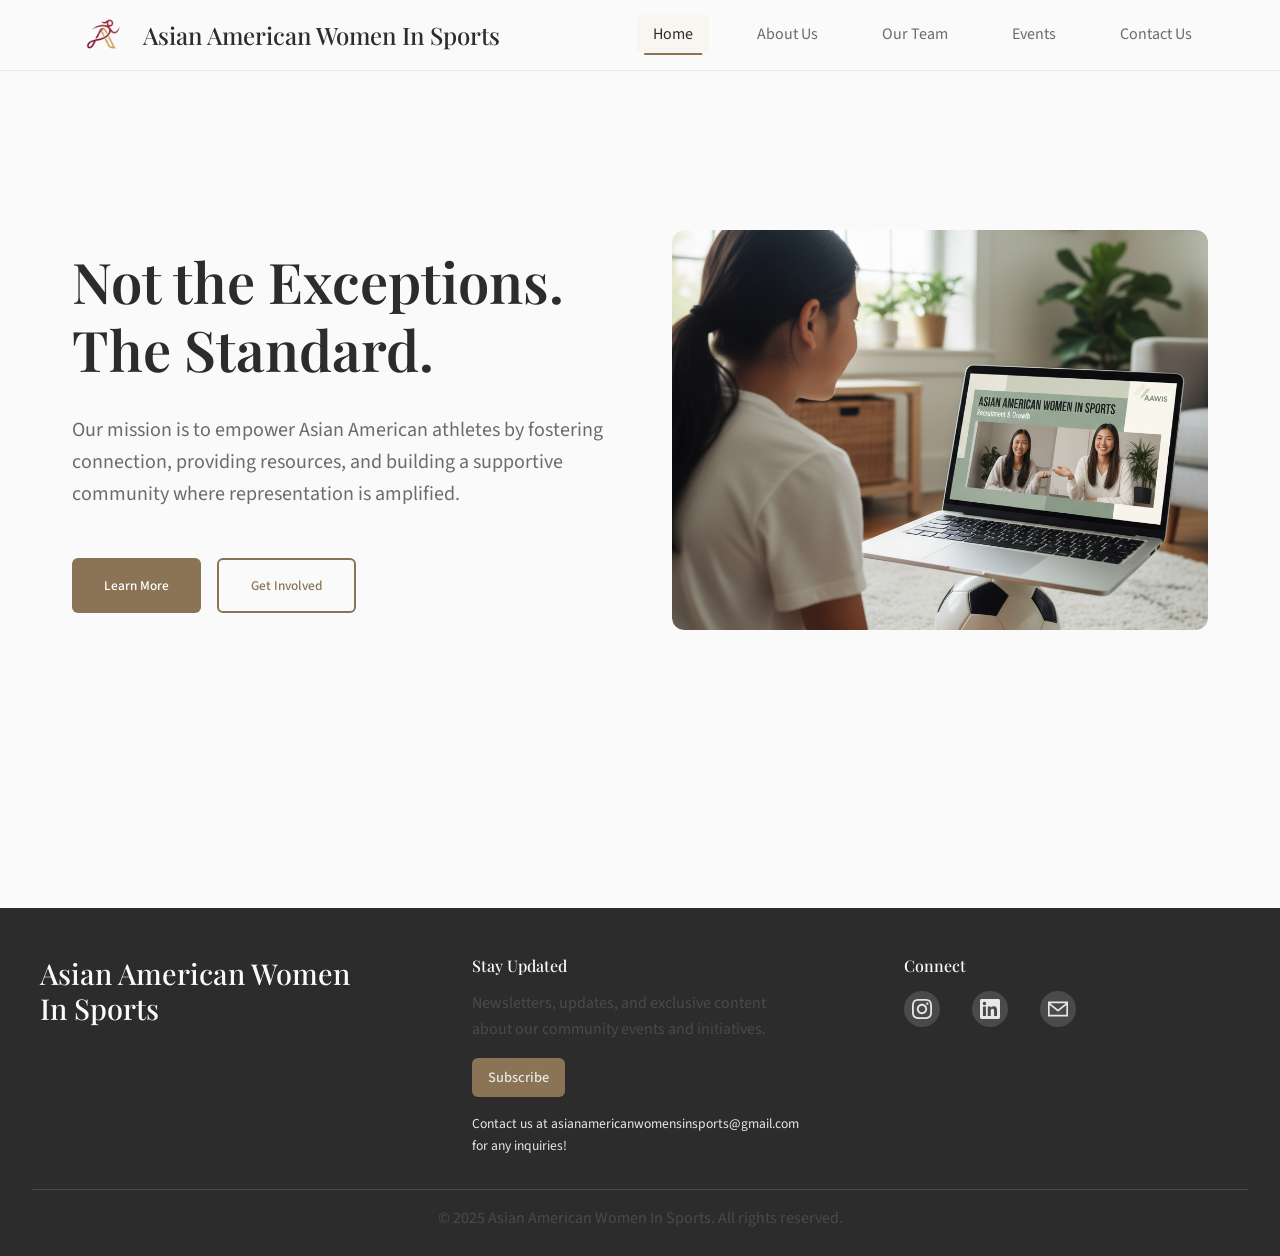
<file: index.html>
<!DOCTYPE html>
<html lang="en">
<head>
    <meta charset="UTF-8">
    <meta name="viewport" content="width=device-width, initial-scale=1.0">
    <title>Asian American Women In Sports</title>
    <link rel="stylesheet" href="styles.css">
    <link rel="preconnect" href="https://fonts.googleapis.com">
    <link rel="preconnect" href="https://fonts.gstatic.com" crossorigin>
    <link href="https://fonts.googleapis.com/css2?family=Playfair+Display:wght@400;500;600;700&family=Source+Sans+Pro:wght@300;400;600&display=swap" rel="stylesheet">
</head>
<body>
    <nav class="navbar">
        <div class="nav-container">
            <div class="nav-logo">
                <img src="aawis-logo.png" alt="AAWIS" class="nav-logo-img">
                <h2>Asian American Women In Sports</h2>
            </div>
            <ul class="nav-menu">
                <li class="nav-item">
                    <a href="#home" class="nav-link active" data-tab="home">Home</a>
                </li>
                <li class="nav-item">
                    <a href="#about" class="nav-link" data-tab="about">About Us</a>
                </li>
                <li class="nav-item">
                    <a href="#team" class="nav-link" data-tab="team">Our Team</a>
                </li>
                <li class="nav-item">
                    <a href="#events" class="nav-link" data-tab="events">Events</a>
                </li>
                <li class="nav-item">
                    <a href="#contact" class="nav-link" data-tab="contact">Contact Us</a>
                </li>
            </ul>
            <div class="hamburger">
                <span class="bar"></span>
                <span class="bar"></span>
                <span class="bar"></span>
            </div>
        </div>
    </nav>

    <main>
        <!-- Home Section -->
        <section id="home" class="tab-content active">
            <div class="hero">
                <div class="hero-content">
                    <h1 class="hero-title"> Not the Exceptions. The Standard. </h1>
                    <p class="hero-subtitle">Our mission is to empower Asian American athletes by fostering connection, providing resources, and building a supportive community where representation is amplified.</p>
                    <div class="hero-buttons">
                        <button class="btn btn-primary">Learn More</button>
                        <button class="btn btn-secondary">Get Involved</button>
                    </div>
                </div>
                <div class="hero-image">
                    <img src="hero-photo.jpg" alt="" class="hero-img" />
                </div>
            </div>
        </section>

        <!-- About Us Section -->
        <section id="about" class="tab-content">
            <div class="section-container">
                <h2 class="section-title">About Us</h2>
                <div class="about-content">
                    <div class="about-text">
                        <div class="mission-section">
                            <h3 class="about-heading">Our Mission</h3>
                            <p class="lead">Our mission is to empower Asian-American athletes by fostering connection, providing resources, and building a supportive community where representation is amplified.</p>
                        </div>

                        <div class="founder-box">
                            <h3 class="about-heading">Founder</h3>
                            <p class="founder-box-text">Meet the founder behind Asian American Women In Sports.</p>
                            <a href="team-member.html#coco" class="btn btn-small btn-about">Learn more about CoCo</a>
                        </div>
                        
                        <div class="services-overview">
                            <h3>Our Services</h3>
                            <div class="services-grid">
                                <div class="service-item">
                                    <div class="service-icon">🎤</div>
                                    <h4>Panel of Speakers & Support</h4>
                                    <p>Asian American women collegiate athletes sharing their experiences and providing guidance to help you navigate your journey</p>
                                </div>
                                <div class="service-item">
                                    <div class="service-icon">📧</div>
                                    <h4>Newsletter</h4>
                                    <p>Stay connected with our community through regular updates and insights</p>
                                </div>
                            </div>
                        </div>
                    </div>

                </div>
            </div>
        </section>

        <!-- Our Team Section -->
        <section id="team" class="tab-content">
            <div class="section-container">
                <h2 class="section-title">Our Team</h2>

                <div class="team-subsection">
                    <h3 class="team-subsection-title">Founder</h3>
                    <div class="team-grid team-grid-founder">
                        <div class="team-member">
                            <div class="member-photo-wrap">
                                <img src="coco-qiu.png" alt="CoCo Qiu" class="member-photo-img" />
                            </div>
                            <h3>CoCo Qiu</h3>
                            <p class="member-role">Founder</p>
                            <p class="member-school">Madison County High, 2026</p>
                            <a href="team-member.html#coco" class="btn btn-small btn-about">About CoCo</a>
                        </div>
                    </div>
                </div>

                <div class="team-subsection">
                    <h3 class="team-subsection-title">Co-Founders</h3>
                    <div class="team-grid team-grid-cofounders">
                        <div class="team-member">
                            <div class="member-photo-wrap">
                                <img src="skyla-yu.png" alt="Skyla Yu" class="member-photo-img member-photo-img--skyla" />
                            </div>
                            <h3>Skyla Yu</h3>
                            <p class="member-role">Co-Founder</p>
                            <p class="member-school">Liberty High, 2026</p>
                            <a href="team-member.html#cofounder1" class="btn btn-small btn-about">About Skyla</a>
                        </div>
                        <div class="team-member">
                            <div class="member-photo-wrap">
                                <img src="arianna-chin.png" alt="Co-Founder" class="member-photo-img" />
                            </div>
                            <h3>Arianna Chin</h3>
                            <p class="member-role">Co-Founder</p>
                            <p class="member-school">Sacred Heart Greenwich, 2026</p>
                            <a href="team-member.html#cofounder2" class="btn btn-small btn-about">About Arianna</a>
                        </div>
                    </div>
                </div>

                <div class="team-subsection">
                    <h3 class="team-subsection-title">Mentor / Panel Speakers</h3>
                    <div class="team-grid team-grid-mentors">
                        <div class="team-member">
                            <div class="member-photo-wrap">
                                <img src="olivia-lee.png" alt="Olivia Lee" class="member-photo-img" />
                            </div>
                            <h3>Olivia Lee</h3>
                            <p class="member-role">Mentor / Panel Speaker</p>
                            <p class="member-school">University of Pittsburgh, 2027</p>
                            <a href="team-member.html#olivia" class="btn btn-small btn-about">About Olivia</a>
                        </div>
                        <div class="team-member">
                            <div class="member-photo-wrap">
                                <img src="viet-thy.png" alt="Viet-Thy Tran" class="member-photo-img" />
                            </div>
                            <h3>Viet-Thy Tran</h3>
                            <p class="member-role">Mentor / Panel Speaker</p>
                            <p class="member-school">UC Davis, 2027</p>
                            <a href="team-member.html#mentor2" class="btn btn-small btn-about">About Thy</a>
                        </div>
                        <div class="team-member">
                            <div class="member-photo"></div>
                            <h3>Cheyenne McCloud</h3>
                            <p class="member-role">Mentor / Panel Speaker</p>
                            <p class="member-school">Tennessee Tech, 2026</p>
                            <a href="team-member.html#mentor3" class="btn btn-small btn-about">About Cheyenne</a>
                        </div>
                        <div class="team-member">
                            <div class="member-photo"></div>
                            <h3>Lindsey Chau</h3>
                            <p class="member-role">Mentor / Panel Speaker</p>
                            <p class="member-school">University of San Francisco, 2026</p>
                            <a href="team-member.html#mentor4" class="btn btn-small btn-about">About Lindsey</a>
                        </div>
                        <div class="team-member">
                            <div class="member-photo"></div>
                            <h3>[Name]</h3>
                            <p class="member-role">Mentor / Panel Speaker</p>
                            <p class="member-school">[School, Year]</p>
                            <a href="team-member.html#mentor5" class="btn btn-small btn-about">About [Name]</a>
                        </div>
                        <div class="team-member">
                            <div class="member-photo"></div>
                            <h3>[Name]</h3>
                            <p class="member-role">Mentor / Panel Speaker</p>
                            <p class="member-school">[School, Year]</p>
                            <a href="team-member.html#mentor6" class="btn btn-small btn-about">About [Name]</a>
                        </div>
                    </div>
                </div>
            </div>
        </section>

        <!-- Events Section -->
        <section id="events" class="tab-content">
            <div class="section-container">
                <h2 class="section-title">Events</h2>
                <div class="events-grid">
                    <div class="event-card">
                        <div class="event-date">
                            <span class="month">TBD</span>
                            <span class="day">--</span>
                        </div>
                        <div class="event-details">
                            <h3>Coming Soon</h3>
                            <p class="event-time">Details TBD</p>
                            <p class="event-location">Location TBD</p>
                            <p class="event-description">We're planning exciting events to bring our community together. Stay tuned for updates!</p>
                            <button class="btn btn-small">Coming Soon</button>
                        </div>
                    </div>
                    <div class="event-card">
                        <div class="event-date">
                            <span class="month">TBD</span>
                            <span class="day">--</span>
                        </div>
                        <div class="event-details">
                            <h3>Coming Soon</h3>
                            <p class="event-time">Details TBD</p>
                            <p class="event-location">Location TBD</p>
                            <p class="event-description">More exciting events are in the works. We can't wait to share them with you!</p>
                            <button class="btn btn-small">Coming Soon</button>
                        </div>
                    </div>
                </div>
            </div>
        </section>

        <!-- Contact Us Section -->
        <section id="contact" class="tab-content">
            <div class="section-container">
                <h2 class="section-title">Contact Us</h2>
                <div class="contact-content contact-aesthetic">
                    <p class="contact-intro">Feel free to reach out to <a href="mailto:asianwomeninsports@gmail.com" class="contact-email-link" style="color: #8b7355 !important; text-decoration: none;">asianwomeninsports@gmail.com</a> with any questions or potential collaborations. We look forward to connecting and hearing from you!</p>
                    <div class="contact-social-row">
                        <a href="https://www.instagram.com/asianwomeninsports/" target="_blank" rel="noopener noreferrer" class="contact-social-card" aria-label="Instagram" style="color: #5c5348; text-decoration: none;">
                            <span class="contact-social-label">Follow us on Instagram</span>
                            <span class="contact-social-icon">
                                <svg width="40" height="40" viewBox="0 0 24 24" fill="#5c5348">
                                    <path d="M12 2.163c3.204 0 3.584.012 4.85.07 3.252.148 4.771 1.691 4.919 4.919.058 1.265.069 1.645.069 4.849 0 3.205-.012 3.584-.069 4.849-.149 3.225-1.664 4.771-4.919 4.919-1.266.058-1.644.07-4.85.07-3.204 0-3.584-.012-4.849-.07-3.26-.149-4.771-1.699-4.919-4.92-.058-1.265-.07-1.644-.07-4.849 0-3.204.013-3.583.07-4.849.149-3.227 1.664-4.771 4.919-4.919 1.266-.057 1.645-.069 4.849-.069zm0-2.163c-3.259 0-3.667.014-4.947.072-4.358.2-6.78 2.618-6.98 6.98-.059 1.281-.073 1.689-.073 4.948 0 3.259.014 3.668.072 4.948.2 4.358 2.618 6.78 6.98 6.98 1.281.058 1.689.072 4.948.072 3.259 0 3.668-.014 4.948-.072 4.354-.2 6.782-2.618 6.979-6.98.059-1.28.073-1.689.073-4.948 0-3.259-.014-3.667-.072-4.947-.196-4.354-2.617-6.78-6.979-6.98-1.281-.059-1.69-.073-4.949-.073zm0 5.838c-3.403 0-6.162 2.759-6.162 6.162s2.759 6.163 6.162 6.163 6.162-2.759 6.162-6.163c0-3.403-2.759-6.162-6.162-6.162zm0 10.162c-2.209 0-4-1.79-4-4 0-2.209 1.791-4 4-4s4 1.791 4 4c0 2.21-1.791 4-4 4zm6.406-11.845c-.796 0-1.441.645-1.441 1.44s.645 1.44 1.441 1.44c.795 0 1.439-.645 1.439-1.44s-.644-1.44-1.439-1.44z"/>
                                </svg>
                            </span>
                        </a>
                        <a href="https://www.linkedin.com/company/asian-american-women-in-sports/?viewAsMember=true" target="_blank" rel="noopener noreferrer" class="contact-social-card" aria-label="LinkedIn" style="color: #5c5348; text-decoration: none;">
                            <span class="contact-social-label">Connect with us on LinkedIn</span>
                            <span class="contact-social-icon">
                                <svg width="40" height="40" viewBox="0 0 24 24" fill="#5c5348">
                                    <path d="M20.447 20.452h-3.554v-5.569c0-1.328-.027-3.037-1.852-3.037-1.853 0-2.136 1.445-2.136 2.939v5.667H9.351V9h3.414v1.561h.046c.477-.9 1.637-1.85 3.37-1.85 3.601 0 4.267 2.37 4.267 5.455v6.286zM5.337 7.433c-1.144 0-2.063-.926-2.063-2.065 0-1.138.92-2.063 2.063-2.063 1.14 0 2.064.925 2.064 2.063 0 1.139-.925 2.065-2.064 2.065zm1.782 13.019H3.555V9h3.564v11.452zM22.225 0H1.771C.792 0 0 .774 0 1.729v20.542C0 23.227.792 24 1.771 24h20.451C23.2 24 24 23.227 24 22.271V1.729C24 .774 23.2 0 22.222 0h.003z"/>
                                </svg>
                            </span>
                        </a>
                    </div>
                    <div class="contact-newsletter-row">
                        <a href="https://docs.google.com/forms/d/e/1FAIpQLScQEs2Jg2RjY3kAYKiJV9d1AZXlyQJ6ijiZEgHVNBt_vS9hPQ/viewform?usp=publish-editor" target="_blank" rel="noopener noreferrer" class="contact-social-card contact-newsletter-card" aria-label="Subscribe to newsletter" style="color: #5c5348; text-decoration: none;">
                            <span class="contact-social-label">Subscribe to our Newsletter</span>
                            <span class="contact-social-icon">
                                <svg width="40" height="40" viewBox="0 0 24 24" fill="#5c5348">
                                    <path d="M20 4H4c-1.1 0-2 .9-2 2v12c0 1.1.9 2 2 2h16c1.1 0 2-.9 2-2V6c0-1.1-.9-2-2-2zm0 4l-8 5-8-5V6l8 5 8-5v2z"/>
                                </svg>
                            </span>
                        </a>
                    </div>
                </div>
            </div>
        </section>
    </main>

    <footer class="footer">
        <div class="footer-content">
            <div class="footer-section">
                <h3>Asian American Women <br> In Sports</h3>
                <p> </p>
            </div>

            <div class="footer-section">
                <h4>Stay Updated</h4>
                <p>Newsletters, updates, and exclusive content about our community events and initiatives.</p>
                <div class="newsletter-form">
                    <a href="https://docs.google.com/forms/d/e/1FAIpQLScQEs2Jg2RjY3kAYKiJV9d1AZXlyQJ6ijiZEgHVNBt_vS9hPQ/viewform?usp=publish-editor" target="_blank" rel="noopener noreferrer" class="btn btn-primary newsletter-btn">Subscribe</a>
                </div>
                <p class="contact-email">Contact us at asianamericanwomensinsports@gmail.com for any inquiries!</p>
            </div>

            <div class="footer-section">
                <h4>Connect</h4>
                <div class="social-links">
                    <a href="https://www.instagram.com/asianwomeninsports/" target="_blank" rel="noopener noreferrer" class="social-link" aria-label="Instagram">
                        <svg width="20" height="20" viewBox="0 0 24 24" fill="currentColor">
                            <path d="M12 2.163c3.204 0 3.584.012 4.85.07 3.252.148 4.771 1.691 4.919 4.919.058 1.265.069 1.645.069 4.849 0 3.205-.012 3.584-.069 4.849-.149 3.225-1.664 4.771-4.919 4.919-1.266.058-1.644.07-4.85.07-3.204 0-3.584-.012-4.849-.07-3.26-.149-4.771-1.699-4.919-4.92-.058-1.265-.07-1.644-.07-4.849 0-3.204.013-3.583.07-4.849.149-3.227 1.664-4.771 4.919-4.919 1.266-.057 1.645-.069 4.849-.069zm0-2.163c-3.259 0-3.667.014-4.947.072-4.358.2-6.78 2.618-6.98 6.98-.059 1.281-.073 1.689-.073 4.948 0 3.259.014 3.668.072 4.948.2 4.358 2.618 6.78 6.98 6.98 1.281.058 1.689.072 4.948.072 3.259 0 3.668-.014 4.948-.072 4.354-.2 6.782-2.618 6.979-6.98.059-1.28.073-1.689.073-4.948 0-3.259-.014-3.667-.072-4.947-.196-4.354-2.617-6.78-6.979-6.98-1.281-.059-1.69-.073-4.949-.073zm0 5.838c-3.403 0-6.162 2.759-6.162 6.162s2.759 6.163 6.162 6.163 6.162-2.759 6.162-6.163c0-3.403-2.759-6.162-6.162-6.162zm0 10.162c-2.209 0-4-1.79-4-4 0-2.209 1.791-4 4-4s4 1.791 4 4c0 2.21-1.791 4-4 4zm6.406-11.845c-.796 0-1.441.645-1.441 1.44s.645 1.44 1.441 1.44c.795 0 1.439-.645 1.439-1.44s-.644-1.44-1.439-1.44z"/>
                        </svg>
                    </a>
                    <a href="https://www.linkedin.com/company/asian-american-women-in-sports/?viewAsMember=true" target="_blank" rel="noopener noreferrer" class="social-link" aria-label="LinkedIn">
                        <svg width="20" height="20" viewBox="0 0 24 24" fill="currentColor">
                            <path d="M20.447 20.452h-3.554v-5.569c0-1.328-.027-3.037-1.852-3.037-1.853 0-2.136 1.445-2.136 2.939v5.667H9.351V9h3.414v1.561h.046c.477-.9 1.637-1.85 3.37-1.85 3.601 0 4.267 2.37 4.267 5.455v6.286zM5.337 7.433c-1.144 0-2.063-.926-2.063-2.065 0-1.138.92-2.063 2.063-2.063 1.14 0 2.064.925 2.064 2.063 0 1.139-.925 2.065-2.064 2.065zm1.782 13.019H3.555V9h3.564v11.452zM22.225 0H1.771C.792 0 0 .774 0 1.729v20.542C0 23.227.792 24 1.771 24h20.451C23.2 24 24 23.227 24 22.271V1.729C24 .774 23.2 0 22.222 0h.003z"/>
                        </svg>
                    </a>
                    <a href="mailto:asianwomeninsports@gmail.com" class="social-link" aria-label="Email us">
                        <svg width="20" height="20" viewBox="0 0 24 24" fill="currentColor">
                            <path d="M0 3v18h24V3H0zm21.518 2L12 12.713 2.482 5h19.036zM2 19V7.183l10 8.104 10-8.104V19H2z"/>
                        </svg>
                    </a>
                </div>
            </div>
        </div>
        <div class="footer-bottom">
            <p>&copy; 2025 Asian American Women In Sports. All rights reserved.</p>
        </div>
    </footer>

    <script src="script.js"></script>
</body>
</html>
</file>
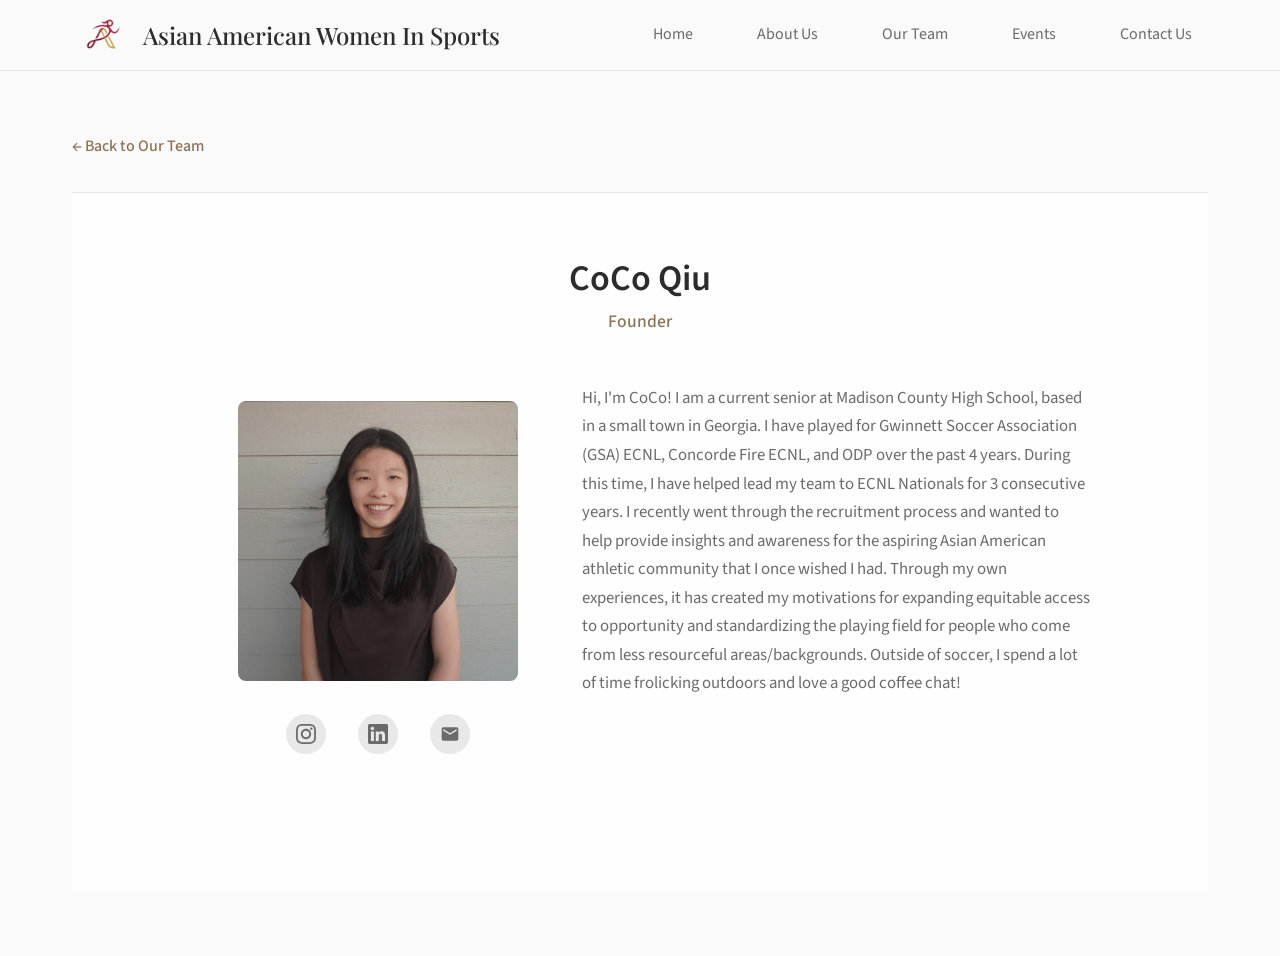
<file: team-member.html>
<!DOCTYPE html>
<html lang="en">
<head>
    <meta charset="UTF-8">
    <meta name="viewport" content="width=device-width, initial-scale=1.0">
    <title>Our Team | AAWIS</title>
    <link rel="stylesheet" href="styles.css">
    <link rel="preconnect" href="https://fonts.googleapis.com">
    <link rel="preconnect" href="https://fonts.gstatic.com" crossorigin>
    <link href="https://fonts.googleapis.com/css2?family=Playfair+Display:wght@400;500;600;700&family=Source+Sans+Pro:wght@300;400;600&display=swap" rel="stylesheet">
</head>
<body>
    <nav class="navbar">
        <div class="nav-container">
            <div class="nav-logo">
                <a href="index.html" style="display: flex; align-items: center; gap: 0.75rem; color: inherit; text-decoration: none;">
                    <img src="aawis-logo.png" alt="AAWIS" class="nav-logo-img">
                    <h2>Asian American Women In Sports</h2>
                </a>
            </div>
            <ul class="nav-menu">
                <li class="nav-item"><a href="index.html?tab=home" class="nav-link">Home</a></li>
                <li class="nav-item"><a href="index.html?tab=about" class="nav-link">About Us</a></li>
                <li class="nav-item"><a href="index.html?tab=team" class="nav-link">Our Team</a></li>
                <li class="nav-item"><a href="index.html?tab=events" class="nav-link">Events</a></li>
                <li class="nav-item"><a href="index.html?tab=contact" class="nav-link">Contact Us</a></li>
            </ul>
            <div class="hamburger">
                <span class="bar"></span>
                <span class="bar"></span>
                <span class="bar"></span>
            </div>
        </div>
    </nav>

    <main class="profile-page">
        <div class="section-container">
            <a href="index.html?tab=team" class="back-link">← Back to Our Team</a>

            <!-- CoCo Qiu -->
            <section id="coco" class="profile-section" data-member="coco">
                <div class="profile-page-card">
                    <h1 class="profile-page-title">CoCo Qiu</h1>
                    <p class="profile-page-role">Founder</p>
                    <div class="profile-page-body">
                        <div class="profile-page-photo">
                            <img src="coco-qiu-profile.png" alt="CoCo Qiu" />
                        </div>
                        <div class="profile-page-bio">
                            <p>Hi, I'm CoCo! I am a current senior at Madison County High School, based in a small town in Georgia. I have played for Gwinnett Soccer Association (GSA) ECNL, Concorde Fire ECNL, and ODP over the past 4 years. During this time, I have helped lead my team to ECNL Nationals for 3 consecutive years. I recently went through the recruitment process and wanted to help provide insights and awareness for the aspiring Asian American athletic community that I once wished I had. Through my own experiences, it has created my motivations for expanding equitable access to opportunity and standardizing the playing field for people who come from less resourceful areas/backgrounds. Outside of soccer, I spend a lot of time frolicking outdoors and love a good coffee chat!</p>
                        </div>
                    </div>
                    <div class="profile-social">
                        <a href="https://www.instagram.com/cocoqiuuu/" class="profile-social-link" aria-label="Instagram" title="Instagram" target="_blank" rel="noopener noreferrer"><svg class="profile-social-icon" viewBox="0 0 24 24" fill="currentColor" aria-hidden="true"><path d="M12 2.163c3.204 0 3.584.012 4.85.07 3.252.148 4.771 1.691 4.919 4.919.058 1.265.069 1.645.069 4.849 0 3.205-.012 3.584-.069 4.849-.149 3.225-1.664 4.771-4.919 4.919-1.266.058-1.644.07-4.85.07-3.204 0-3.584-.012-4.849-.07-3.26-.149-4.771-1.699-4.919-4.92-.058-1.265-.07-1.644-.07-4.849 0-3.204.013-3.583.07-4.849.149-3.227 1.664-4.771 4.919-4.919 1.266-.057 1.645-.069 4.849-.069zm0-2.163c-3.259 0-3.667.014-4.947.072-4.358.2-6.78 2.618-6.98 6.98-.059 1.281-.073 1.689-.073 4.948 0 3.259.014 3.668.072 4.948.2 4.358 2.618 6.78 6.98 6.98 1.281.058 1.689.072 4.948.072 3.259 0 3.668-.014 4.948-.072 4.354-.2 6.782-2.618 6.979-6.98.059-1.28.073-1.689.073-4.948 0-3.259-.014-3.667-.072-4.947-.196-4.354-2.617-6.78-6.979-6.98-1.281-.059-1.69-.073-4.949-.073zm0 5.838c-3.403 0-6.162 2.759-6.162 6.162s2.759 6.163 6.162 6.163 6.162-2.759 6.162-6.163c0-3.403-2.759-6.162-6.162-6.162zm0 10.162c-2.209 0-4-1.79-4-4 0-2.209 1.791-4 4-4s4 1.791 4 4c0 2.21-1.791 4-4 4zm6.406-11.845c-.796 0-1.441.645-1.441 1.44s.645 1.44 1.441 1.44c.795 0 1.439-.645 1.439-1.44s-.644-1.44-1.439-1.44z"/></svg></a>
                        <a href="https://www.linkedin.com/in/coco-qiu-2a5667263/" class="profile-social-link" aria-label="LinkedIn" title="LinkedIn" target="_blank" rel="noopener noreferrer"><svg class="profile-social-icon" viewBox="0 0 24 24" fill="currentColor" aria-hidden="true"><path d="M20.447 20.452h-3.554v-5.569c0-1.328-.027-3.037-1.852-3.037-1.853 0-2.136 1.445-2.136 2.939v5.667H9.351V9h3.414v1.561h.046c.477-.9 1.637-1.85 3.37-1.85 3.601 0 4.267 2.37 4.267 5.455v6.286zM5.337 7.433c-1.144 0-2.063-.926-2.063-2.065 0-1.138.92-2.063 2.063-2.063 1.14 0 2.064.925 2.064 2.063 0 1.139-.925 2.065-2.064 2.065zm1.782 13.019H3.555V9h3.564v11.452zM22.225 0H1.771C.792 0 0 .774 0 1.729v20.542C0 23.227.792 24 1.771 24h20.451C23.2 24 24 23.227 24 22.271V1.729C24 .774 23.2 0 22.222 0h.003z"/></svg></a>
                        <a href="mailto:asianwomeninsports@gmail.com" class="profile-social-link" aria-label="Email" title="Email"><svg class="profile-social-icon" viewBox="0 0 24 24" fill="currentColor" aria-hidden="true"><path d="M20 4H4c-1.1 0-1.99.9-1.99 2L2 18c0 1.1.9 2 2 2h16c1.1 0 2-.9 2-2V6c0-1.1-.9-2-2-2zm0 4l-8 5-8-5V6l8 5 8-5v2z"/></svg></a>
                    </div>
                </div>
            </section>

            <!-- Co-Founder 1 -->
            <section id="cofounder1" class="profile-section" data-member="cofounder1">
                <div class="profile-page-card">
                    <h1 class="profile-page-title">Skyla Yu</h1>
                    <p class="profile-page-role">Co-Founder</p>
                    <div class="profile-page-body">
                        <div class="profile-page-photo">
                            <img src="skyla-yu-profile.png" alt="Skyla Yu" />
                        </div>
                        <div class="profile-page-bio">
                            <p>Hi, I'm Skyla! I'm currently a senior at Liberty High School in Washington and I play for Pac Northwest ECNL. I've committed to Colorado School of Mines, where I'll continue playing soccer while studying engineering. I went through a highly competitive recruitment process, and that experience inspires me to help other Asian athletes navigate their journey! Outside of soccer, I love traveling, spending time with friends, and eating yummy food!</p>
                        </div>
                    </div>
                    <div class="profile-social">
                        <a href="https://www.instagram.com/skylayu2026/" class="profile-social-link" aria-label="Instagram" title="Instagram" target="_blank" rel="noopener noreferrer"><svg class="profile-social-icon" viewBox="0 0 24 24" fill="currentColor" aria-hidden="true"><path d="M12 2.163c3.204 0 3.584.012 4.85.07 3.252.148 4.771 1.691 4.919 4.919.058 1.265.069 1.645.069 4.849 0 3.205-.012 3.584-.069 4.849-.149 3.225-1.664 4.771-4.919 4.919-1.266.058-1.644.07-4.85.07-3.204 0-3.584-.012-4.849-.07-3.26-.149-4.771-1.699-4.919-4.92-.058-1.265-.07-1.644-.07-4.849 0-3.204.013-3.583.07-4.849.149-3.227 1.664-4.771 4.919-4.919 1.266-.057 1.645-.069 4.849-.069zm0-2.163c-3.259 0-3.667.014-4.947.072-4.358.2-6.78 2.618-6.98 6.98-.059 1.281-.073 1.689-.073 4.948 0 3.259.014 3.668.072 4.948.2 4.358 2.618 6.78 6.98 6.98 1.281.058 1.689.072 4.948.072 3.259 0 3.668-.014 4.948-.072 4.354-.2 6.782-2.618 6.979-6.98.059-1.28.073-1.689.073-4.948 0-3.259-.014-3.667-.072-4.947-.196-4.354-2.617-6.78-6.979-6.98-1.281-.059-1.69-.073-4.949-.073zm0 5.838c-3.403 0-6.162 2.759-6.162 6.162s2.759 6.163 6.162 6.163 6.162-2.759 6.162-6.163c0-3.403-2.759-6.162-6.162-6.162zm0 10.162c-2.209 0-4-1.79-4-4 0-2.209 1.791-4 4-4s4 1.791 4 4c0 2.21-1.791 4-4 4zm6.406-11.845c-.796 0-1.441.645-1.441 1.44s.645 1.44 1.441 1.44c.795 0 1.439-.645 1.439-1.44s-.644-1.44-1.439-1.44z"/></svg></a>
                        <a href="mailto:asianwomeninsports@gmail.com" class="profile-social-link" aria-label="Email" title="Email"><svg class="profile-social-icon" viewBox="0 0 24 24" fill="currentColor" aria-hidden="true"><path d="M20 4H4c-1.1 0-1.99.9-1.99 2L2 18c0 1.1.9 2 2 2h16c1.1 0 2-.9 2-2V6c0-1.1-.9-2-2-2zm0 4l-8 5-8-5V6l8 5 8-5v2z"/></svg></a>
                    </div>
                </div>
            </section>

            <!-- Co-Founder 2 -->
            <section id="cofounder2" class="profile-section" data-member="cofounder2">
                <div class="profile-page-card">
                    <h1 class="profile-page-title">Arianna Chin</h1>
                    <p class="profile-page-role">Co-Founder</p>
                    <div class="profile-page-body">
                        <div class="profile-page-photo">
                            <img src="arianna-chin-profile.png" alt="Arianna Chin" />
                        </div>
                        <div class="profile-page-bio">
                            <p>Hi, I'm Arianna! I am a current senior at Sacred Heart Greenwich in Connecticut, and am committed to MIT for soccer. I currently play for Connecticut Football Club (CFC) ECNL. While going through my own recruitment process, I realized that there's not a lot of Asian American representation in sports. Thus, I am motivated to help the younger generation gain more insight about recruitment and provide them with opportunities I never had. Outside of soccer, I enjoy listening to music, reading, and hanging out with my friends!</p>
                        </div>
                    </div>
                    <div class="profile-social">
                        <a href="https://www.instagram.com/ari.chin07/" class="profile-social-link" aria-label="Instagram" title="Instagram" target="_blank" rel="noopener noreferrer"><svg class="profile-social-icon" viewBox="0 0 24 24" fill="currentColor" aria-hidden="true"><path d="M12 2.163c3.204 0 3.584.012 4.85.07 3.252.148 4.771 1.691 4.919 4.919.058 1.265.069 1.645.069 4.849 0 3.205-.012 3.584-.069 4.849-.149 3.225-1.664 4.771-4.919 4.919-1.266.058-1.644.07-4.85.07-3.204 0-3.584-.012-4.849-.07-3.26-.149-4.771-1.699-4.919-4.92-.058-1.265-.07-1.644-.07-4.849 0-3.204.013-3.583.07-4.849.149-3.227 1.664-4.771 4.919-4.919 1.266-.057 1.645-.069 4.849-.069zm0-2.163c-3.259 0-3.667.014-4.947.072-4.358.2-6.78 2.618-6.98 6.98-.059 1.281-.073 1.689-.073 4.948 0 3.259.014 3.668.072 4.948.2 4.358 2.618 6.78 6.98 6.98 1.281.058 1.689.072 4.948.072 3.259 0 3.668-.014 4.948-.072 4.354-.2 6.782-2.618 6.979-6.98.059-1.28.073-1.689.073-4.948 0-3.259-.014-3.667-.072-4.947-.196-4.354-2.617-6.78-6.979-6.98-1.281-.059-1.69-.073-4.949-.073zm0 5.838c-3.403 0-6.162 2.759-6.162 6.162s2.759 6.163 6.162 6.163 6.162-2.759 6.162-6.163c0-3.403-2.759-6.162-6.162-6.162zm0 10.162c-2.209 0-4-1.79-4-4 0-2.209 1.791-4 4-4s4 1.791 4 4c0 2.21-1.791 4-4 4zm6.406-11.845c-.796 0-1.441.645-1.441 1.44s.645 1.44 1.441 1.44c.795 0 1.439-.645 1.439-1.44s-.644-1.44-1.439-1.44z"/></svg></a>
                        <a href="https://www.linkedin.com/in/arianna-chin-09aa4237b" class="profile-social-link" aria-label="LinkedIn" title="LinkedIn" target="_blank" rel="noopener noreferrer"><svg class="profile-social-icon" viewBox="0 0 24 24" fill="currentColor" aria-hidden="true"><path d="M20.447 20.452h-3.554v-5.569c0-1.328-.027-3.037-1.852-3.037-1.853 0-2.136 1.445-2.136 2.939v5.667H9.351V9h3.414v1.561h.046c.477-.9 1.637-1.85 3.37-1.85 3.601 0 4.267 2.37 4.267 5.455v6.286zM5.337 7.433c-1.144 0-2.063-.926-2.063-2.065 0-1.138.92-2.063 2.063-2.063 1.14 0 2.064.925 2.064 2.063 0 1.139-.925 2.065-2.064 2.065zm1.782 13.019H3.555V9h3.564v11.452zM22.225 0H1.771C.792 0 0 .774 0 1.729v20.542C0 23.227.792 24 1.771 24h20.451C23.2 24 24 23.227 24 22.271V1.729C24 .774 23.2 0 22.222 0h.003z"/></svg></a>
                        <a href="mailto:asianwomeninsports@gmail.com" class="profile-social-link" aria-label="Email" title="Email"><svg class="profile-social-icon" viewBox="0 0 24 24" fill="currentColor" aria-hidden="true"><path d="M20 4H4c-1.1 0-1.99.9-1.99 2L2 18c0 1.1.9 2 2 2h16c1.1 0 2-.9 2-2V6c0-1.1-.9-2-2-2zm0 4l-8 5-8-5V6l8 5 8-5v2z"/></svg></a>
                    </div>
                </div>
            </section>

            <!-- Olivia Lee -->
            <section id="olivia" class="profile-section" data-member="olivia">
                <div class="profile-page-card">
                    <h1 class="profile-page-title">Olivia Lee</h1>
                    <p class="profile-page-role">Mentor / Panel Speaker</p>
                    <div class="profile-page-body">
                        <div class="profile-page-photo">
                            <img src="olivia-lee-profile.png" alt="Olivia Lee" />
                        </div>
                        <div class="profile-page-bio">
                            <p>Hi, I'm Olivia! I'm a student-athlete at the University of Pittsburgh, where I balance a double major in Finance and Marketing with my role as a leader on the women's soccer team. Originally from Scarsdale, New York, I grew up playing for New York Soccer Club in the Girls' Academy League before committing to Pitt as a high school junior. After earning significant playing time as a freshman and sophomore, I was honored to be named Team Captain in my junior year. Off the field, I'm a huge dog lover and I love to go to the beach!</p>
                        </div>
                    </div>
                    <div class="profile-social">
                        <a href="https://www.instagram.com/oliviajuilee/" class="profile-social-link" aria-label="Instagram" title="Instagram" target="_blank" rel="noopener noreferrer"><svg class="profile-social-icon" viewBox="0 0 24 24" fill="currentColor" aria-hidden="true"><path d="M12 2.163c3.204 0 3.584.012 4.85.07 3.252.148 4.771 1.691 4.919 4.919.058 1.265.069 1.645.069 4.849 0 3.205-.012 3.584-.069 4.849-.149 3.225-1.664 4.771-4.919 4.919-1.266.058-1.644.07-4.85.07-3.204 0-3.584-.012-4.849-.07-3.26-.149-4.771-1.699-4.919-4.92-.058-1.265-.07-1.644-.07-4.849 0-3.204.013-3.583.07-4.849.149-3.227 1.664-4.771 4.919-4.919 1.266-.057 1.645-.069 4.849-.069zm0-2.163c-3.259 0-3.667.014-4.947.072-4.358.2-6.78 2.618-6.98 6.98-.059 1.281-.073 1.689-.073 4.948 0 3.259.014 3.668.072 4.948.2 4.358 2.618 6.78 6.98 6.98 1.281.058 1.689.072 4.948.072 3.259 0 3.668-.014 4.948-.072 4.354-.2 6.782-2.618 6.979-6.98.059-1.28.073-1.689.073-4.948 0-3.259-.014-3.667-.072-4.947-.196-4.354-2.617-6.78-6.979-6.98-1.281-.059-1.69-.073-4.949-.073zm0 5.838c-3.403 0-6.162 2.759-6.162 6.162s2.759 6.163 6.162 6.163 6.162-2.759 6.162-6.163c0-3.403-2.759-6.162-6.162-6.162zm0 10.162c-2.209 0-4-1.79-4-4 0-2.209 1.791-4 4-4s4 1.791 4 4c0 2.21-1.791 4-4 4zm6.406-11.845c-.796 0-1.441.645-1.441 1.44s.645 1.44 1.441 1.44c.795 0 1.439-.645 1.439-1.44s-.644-1.44-1.439-1.44z"/></svg></a>
                        <a href="https://www.linkedin.com/in/olivialee14?utm_source=share&utm_campaign=share_via&utm_content=profile&utm_medium=ios_app" class="profile-social-link" aria-label="LinkedIn" title="LinkedIn" target="_blank" rel="noopener noreferrer"><svg class="profile-social-icon" viewBox="0 0 24 24" fill="currentColor" aria-hidden="true"><path d="M20.447 20.452h-3.554v-5.569c0-1.328-.027-3.037-1.852-3.037-1.853 0-2.136 1.445-2.136 2.939v5.667H9.351V9h3.414v1.561h.046c.477-.9 1.637-1.85 3.37-1.85 3.601 0 4.267 2.37 4.267 5.455v6.286zM5.337 7.433c-1.144 0-2.063-.926-2.063-2.065 0-1.138.92-2.063 2.063-2.063 1.14 0 2.064.925 2.064 2.063 0 1.139-.925 2.065-2.064 2.065zm1.782 13.019H3.555V9h3.564v11.452zM22.225 0H1.771C.792 0 0 .774 0 1.729v20.542C0 23.227.792 24 1.771 24h20.451C23.2 24 24 23.227 24 22.271V1.729C24 .774 23.2 0 22.222 0h.003z"/></svg></a>
                        <a href="mailto:oliviajlee05@gmail.com" class="profile-social-link" aria-label="Email" title="Email"><svg class="profile-social-icon" viewBox="0 0 24 24" fill="currentColor" aria-hidden="true"><path d="M20 4H4c-1.1 0-1.99.9-1.99 2L2 18c0 1.1.9 2 2 2h16c1.1 0 2-.9 2-2V6c0-1.1-.9-2-2-2zm0 4l-8 5-8-5V6l8 5 8-5v2z"/></svg></a>
                    </div>
                </div>
            </section>

            <!-- Mentor 2–6 -->
            <section id="mentor2" class="profile-section" data-member="mentor2">
                <div class="profile-page-card">
                    <h1 class="profile-page-title">Viet-Thy Tran</h1>
                    <p class="profile-page-role">Mentor / Panel Speaker</p>
                    <div class="profile-page-body">
                        <div class="profile-page-photo">
                            <img src="viet-thy-profile.png" alt="Viet-Thy Tran" />
                        </div>
                        <div class="profile-page-bio">
                            <p>Hi! My name is Viet-Thy Tran, but I go by Thy. I'm a junior midfielder on the soccer team at the University of California, Davis, where I'm also majoring in computer science. I was born and raised in Santa Clara, California, and grew up playing soccer for Bay Area Surf and futsal for San Jose Legends. While preparing for my final season at UC Davis, I'm proud to also represent the United States as a member of the U.S. Futsal National Team. Off the field, I enjoy spending time in nature and exploring new food spots whenever I get the chance.</p>
                        </div>
                    </div>
                    <div class="profile-social">
                        <a href="https://www.instagram.com/vietthy.tran/" class="profile-social-link" aria-label="Instagram" title="Instagram" target="_blank" rel="noopener noreferrer"><svg class="profile-social-icon" viewBox="0 0 24 24" fill="currentColor" aria-hidden="true"><path d="M12 2.163c3.204 0 3.584.012 4.85.07 3.252.148 4.771 1.691 4.919 4.919.058 1.265.069 1.645.069 4.849 0 3.205-.012 3.584-.069 4.849-.149 3.225-1.664 4.771-4.919 4.919-1.266.058-1.644.07-4.85.07-3.204 0-3.584-.012-4.849-.07-3.26-.149-4.771-1.699-4.919-4.92-.058-1.265-.07-1.644-.07-4.849 0-3.204.013-3.583.07-4.849.149-3.227 1.664-4.771 4.919-4.919 1.266-.057 1.645-.069 4.849-.069zm0-2.163c-3.259 0-3.667.014-4.947.072-4.358.2-6.78 2.618-6.98 6.98-.059 1.281-.073 1.689-.073 4.948 0 3.259.014 3.668.072 4.948.2 4.358 2.618 6.78 6.98 6.98 1.281.058 1.689.072 4.948.072 3.259 0 3.668-.014 4.948-.072 4.354-.2 6.782-2.618 6.979-6.98.059-1.28.073-1.689.073-4.948 0-3.259-.014-3.667-.072-4.947-.196-4.354-2.617-6.78-6.979-6.98-1.281-.059-1.69-.073-4.949-.073zm0 5.838c-3.403 0-6.162 2.759-6.162 6.162s2.759 6.163 6.162 6.163 6.162-2.759 6.162-6.163c0-3.403-2.759-6.162-6.162-6.162zm0 10.162c-2.209 0-4-1.79-4-4 0-2.209 1.791-4 4-4s4 1.791 4 4c0 2.21-1.791 4-4 4zm6.406-11.845c-.796 0-1.441.645-1.441 1.44s.645 1.44 1.441 1.44c.795 0 1.439-.645 1.439-1.44s-.644-1.44-1.439-1.44z"/></svg></a>
                        <a href="https://www.linkedin.com/in/viet-thy-tran-318581299/" class="profile-social-link" aria-label="LinkedIn" title="LinkedIn" target="_blank" rel="noopener noreferrer"><svg class="profile-social-icon" viewBox="0 0 24 24" fill="currentColor" aria-hidden="true"><path d="M20.447 20.452h-3.554v-5.569c0-1.328-.027-3.037-1.852-3.037-1.853 0-2.136 1.445-2.136 2.939v5.667H9.351V9h3.414v1.561h.046c.477-.9 1.637-1.85 3.37-1.85 3.601 0 4.267 2.37 4.267 5.455v6.286zM5.337 7.433c-1.144 0-2.063-.926-2.063-2.065 0-1.138.92-2.063 2.063-2.063 1.14 0 2.064.925 2.064 2.063 0 1.139-.925 2.065-2.064 2.065zm1.782 13.019H3.555V9h3.564v11.452zM22.225 0H1.771C.792 0 0 .774 0 1.729v20.542C0 23.227.792 24 1.771 24h20.451C23.2 24 24 23.227 24 22.271V1.729C24 .774 23.2 0 22.222 0h.003z"/></svg></a>
                        <a href="mailto:vietthyca@gmail.com" class="profile-social-link" aria-label="Email" title="Email"><svg class="profile-social-icon" viewBox="0 0 24 24" fill="currentColor" aria-hidden="true"><path d="M20 4H4c-1.1 0-1.99.9-1.99 2L2 18c0 1.1.9 2 2 2h16c1.1 0 2-.9 2-2V6c0-1.1-.9-2-2-2zm0 4l-8 5-8-5V6l8 5 8-5v2z"/></svg></a>
                    </div>
                </div>
            </section>
            <section id="mentor3" class="profile-section" data-member="mentor3">
                <div class="profile-page-card">
                    <h1 class="profile-page-title">[Name]</h1>
                    <p class="profile-page-role">Mentor / Panel Speaker</p>
                    <div class="profile-page-body">
                        <div class="profile-page-photo">
                            <div class="profile-photo-placeholder"></div>
                        </div>
                        <div class="profile-page-bio">
                            <p>Edit this section in team-member.html to add this mentor's bio.</p>
                        </div>
                    </div>
                    <div class="profile-social">
                        <a href="#" class="profile-social-link" aria-label="Instagram" title="Instagram"><svg class="profile-social-icon" viewBox="0 0 24 24" fill="currentColor" aria-hidden="true"><path d="M12 2.163c3.204 0 3.584.012 4.85.07 3.252.148 4.771 1.691 4.919 4.919.058 1.265.069 1.645.069 4.849 0 3.205-.012 3.584-.069 4.849-.149 3.225-1.664 4.771-4.919 4.919-1.266.058-1.644.07-4.85.07-3.204 0-3.584-.012-4.849-.07-3.26-.149-4.771-1.699-4.919-4.92-.058-1.265-.07-1.644-.07-4.849 0-3.204.013-3.583.07-4.849.149-3.227 1.664-4.771 4.919-4.919 1.266-.057 1.645-.069 4.849-.069zm0-2.163c-3.259 0-3.667.014-4.947.072-4.358.2-6.78 2.618-6.98 6.98-.059 1.281-.073 1.689-.073 4.948 0 3.259.014 3.668.072 4.948.2 4.358 2.618 6.78 6.98 6.98 1.281.058 1.689.072 4.948.072 3.259 0 3.668-.014 4.948-.072 4.354-.2 6.782-2.618 6.979-6.98.059-1.28.073-1.689.073-4.948 0-3.259-.014-3.667-.072-4.947-.196-4.354-2.617-6.78-6.979-6.98-1.281-.059-1.69-.073-4.949-.073zm0 5.838c-3.403 0-6.162 2.759-6.162 6.162s2.759 6.163 6.162 6.163 6.162-2.759 6.162-6.163c0-3.403-2.759-6.162-6.162-6.162zm0 10.162c-2.209 0-4-1.79-4-4 0-2.209 1.791-4 4-4s4 1.791 4 4c0 2.21-1.791 4-4 4zm6.406-11.845c-.796 0-1.441.645-1.441 1.44s.645 1.44 1.441 1.44c.795 0 1.439-.645 1.439-1.44s-.644-1.44-1.439-1.44z"/></svg></a>
                        <a href="#" class="profile-social-link" aria-label="LinkedIn" title="LinkedIn"><svg class="profile-social-icon" viewBox="0 0 24 24" fill="currentColor" aria-hidden="true"><path d="M20.447 20.452h-3.554v-5.569c0-1.328-.027-3.037-1.852-3.037-1.853 0-2.136 1.445-2.136 2.939v5.667H9.351V9h3.414v1.561h.046c.477-.9 1.637-1.85 3.37-1.85 3.601 0 4.267 2.37 4.267 5.455v6.286zM5.337 7.433c-1.144 0-2.063-.926-2.063-2.065 0-1.138.92-2.063 2.063-2.063 1.14 0 2.064.925 2.064 2.063 0 1.139-.925 2.065-2.064 2.065zm1.782 13.019H3.555V9h3.564v11.452zM22.225 0H1.771C.792 0 0 .774 0 1.729v20.542C0 23.227.792 24 1.771 24h20.451C23.2 24 24 23.227 24 22.271V1.729C24 .774 23.2 0 22.222 0h.003z"/></svg></a>
                        <a href="mailto:example@email.com" class="profile-social-link" aria-label="Email" title="Email"><svg class="profile-social-icon" viewBox="0 0 24 24" fill="currentColor" aria-hidden="true"><path d="M20 4H4c-1.1 0-1.99.9-1.99 2L2 18c0 1.1.9 2 2 2h16c1.1 0 2-.9 2-2V6c0-1.1-.9-2-2-2zm0 4l-8 5-8-5V6l8 5 8-5v2z"/></svg></a>
                    </div>
                </div>
            </section>
            <section id="mentor4" class="profile-section" data-member="mentor4">
                <div class="profile-page-card">
                    <h1 class="profile-page-title">[Name]</h1>
                    <p class="profile-page-role">Mentor / Panel Speaker</p>
                    <div class="profile-page-body">
                        <div class="profile-page-photo">
                            <div class="profile-photo-placeholder"></div>
                        </div>
                        <div class="profile-page-bio">
                            <p>Edit this section in team-member.html to add this mentor's bio.</p>
                        </div>
                    </div>
                    <div class="profile-social">
                        <a href="#" class="profile-social-link" aria-label="Instagram" title="Instagram"><svg class="profile-social-icon" viewBox="0 0 24 24" fill="currentColor" aria-hidden="true"><path d="M12 2.163c3.204 0 3.584.012 4.85.07 3.252.148 4.771 1.691 4.919 4.919.058 1.265.069 1.645.069 4.849 0 3.205-.012 3.584-.069 4.849-.149 3.225-1.664 4.771-4.919 4.919-1.266.058-1.644.07-4.85.07-3.204 0-3.584-.012-4.849-.07-3.26-.149-4.771-1.699-4.919-4.92-.058-1.265-.07-1.644-.07-4.849 0-3.204.013-3.583.07-4.849.149-3.227 1.664-4.771 4.919-4.919 1.266-.057 1.645-.069 4.849-.069zm0-2.163c-3.259 0-3.667.014-4.947.072-4.358.2-6.78 2.618-6.98 6.98-.059 1.281-.073 1.689-.073 4.948 0 3.259.014 3.668.072 4.948.2 4.358 2.618 6.78 6.98 6.98 1.281.058 1.689.072 4.948.072 3.259 0 3.668-.014 4.948-.072 4.354-.2 6.782-2.618 6.979-6.98.059-1.28.073-1.689.073-4.948 0-3.259-.014-3.667-.072-4.947-.196-4.354-2.617-6.78-6.979-6.98-1.281-.059-1.69-.073-4.949-.073zm0 5.838c-3.403 0-6.162 2.759-6.162 6.162s2.759 6.163 6.162 6.163 6.162-2.759 6.162-6.163c0-3.403-2.759-6.162-6.162-6.162zm0 10.162c-2.209 0-4-1.79-4-4 0-2.209 1.791-4 4-4s4 1.791 4 4c0 2.21-1.791 4-4 4zm6.406-11.845c-.796 0-1.441.645-1.441 1.44s.645 1.44 1.441 1.44c.795 0 1.439-.645 1.439-1.44s-.644-1.44-1.439-1.44z"/></svg></a>
                        <a href="#" class="profile-social-link" aria-label="LinkedIn" title="LinkedIn"><svg class="profile-social-icon" viewBox="0 0 24 24" fill="currentColor" aria-hidden="true"><path d="M20.447 20.452h-3.554v-5.569c0-1.328-.027-3.037-1.852-3.037-1.853 0-2.136 1.445-2.136 2.939v5.667H9.351V9h3.414v1.561h.046c.477-.9 1.637-1.85 3.37-1.85 3.601 0 4.267 2.37 4.267 5.455v6.286zM5.337 7.433c-1.144 0-2.063-.926-2.063-2.065 0-1.138.92-2.063 2.063-2.063 1.14 0 2.064.925 2.064 2.063 0 1.139-.925 2.065-2.064 2.065zm1.782 13.019H3.555V9h3.564v11.452zM22.225 0H1.771C.792 0 0 .774 0 1.729v20.542C0 23.227.792 24 1.771 24h20.451C23.2 24 24 23.227 24 22.271V1.729C24 .774 23.2 0 22.222 0h.003z"/></svg></a>
                        <a href="mailto:example@email.com" class="profile-social-link" aria-label="Email" title="Email"><svg class="profile-social-icon" viewBox="0 0 24 24" fill="currentColor" aria-hidden="true"><path d="M20 4H4c-1.1 0-1.99.9-1.99 2L2 18c0 1.1.9 2 2 2h16c1.1 0 2-.9 2-2V6c0-1.1-.9-2-2-2zm0 4l-8 5-8-5V6l8 5 8-5v2z"/></svg></a>
                    </div>
                </div>
            </section>
            <section id="mentor5" class="profile-section" data-member="mentor5">
                <div class="profile-page-card">
                    <h1 class="profile-page-title">[Name]</h1>
                    <p class="profile-page-role">Mentor / Panel Speaker</p>
                    <div class="profile-page-body">
                        <div class="profile-page-photo">
                            <div class="profile-photo-placeholder"></div>
                        </div>
                        <div class="profile-page-bio">
                            <p>Edit this section in team-member.html to add this mentor's bio.</p>
                        </div>
                    </div>
                    <div class="profile-social">
                        <a href="#" class="profile-social-link" aria-label="Instagram" title="Instagram"><svg class="profile-social-icon" viewBox="0 0 24 24" fill="currentColor" aria-hidden="true"><path d="M12 2.163c3.204 0 3.584.012 4.85.07 3.252.148 4.771 1.691 4.919 4.919.058 1.265.069 1.645.069 4.849 0 3.205-.012 3.584-.069 4.849-.149 3.225-1.664 4.771-4.919 4.919-1.266.058-1.644.07-4.85.07-3.204 0-3.584-.012-4.849-.07-3.26-.149-4.771-1.699-4.919-4.92-.058-1.265-.07-1.644-.07-4.849 0-3.204.013-3.583.07-4.849.149-3.227 1.664-4.771 4.919-4.919 1.266-.057 1.645-.069 4.849-.069zm0-2.163c-3.259 0-3.667.014-4.947.072-4.358.2-6.78 2.618-6.98 6.98-.059 1.281-.073 1.689-.073 4.948 0 3.259.014 3.668.072 4.948.2 4.358 2.618 6.78 6.98 6.98 1.281.058 1.689.072 4.948.072 3.259 0 3.668-.014 4.948-.072 4.354-.2 6.782-2.618 6.979-6.98.059-1.28.073-1.689.073-4.948 0-3.259-.014-3.667-.072-4.947-.196-4.354-2.617-6.78-6.979-6.98-1.281-.059-1.69-.073-4.949-.073zm0 5.838c-3.403 0-6.162 2.759-6.162 6.162s2.759 6.163 6.162 6.163 6.162-2.759 6.162-6.163c0-3.403-2.759-6.162-6.162-6.162zm0 10.162c-2.209 0-4-1.79-4-4 0-2.209 1.791-4 4-4s4 1.791 4 4c0 2.21-1.791 4-4 4zm6.406-11.845c-.796 0-1.441.645-1.441 1.44s.645 1.44 1.441 1.44c.795 0 1.439-.645 1.439-1.44s-.644-1.44-1.439-1.44z"/></svg></a>
                        <a href="#" class="profile-social-link" aria-label="LinkedIn" title="LinkedIn"><svg class="profile-social-icon" viewBox="0 0 24 24" fill="currentColor" aria-hidden="true"><path d="M20.447 20.452h-3.554v-5.569c0-1.328-.027-3.037-1.852-3.037-1.853 0-2.136 1.445-2.136 2.939v5.667H9.351V9h3.414v1.561h.046c.477-.9 1.637-1.85 3.37-1.85 3.601 0 4.267 2.37 4.267 5.455v6.286zM5.337 7.433c-1.144 0-2.063-.926-2.063-2.065 0-1.138.92-2.063 2.063-2.063 1.14 0 2.064.925 2.064 2.063 0 1.139-.925 2.065-2.064 2.065zm1.782 13.019H3.555V9h3.564v11.452zM22.225 0H1.771C.792 0 0 .774 0 1.729v20.542C0 23.227.792 24 1.771 24h20.451C23.2 24 24 23.227 24 22.271V1.729C24 .774 23.2 0 22.222 0h.003z"/></svg></a>
                        <a href="mailto:example@email.com" class="profile-social-link" aria-label="Email" title="Email"><svg class="profile-social-icon" viewBox="0 0 24 24" fill="currentColor" aria-hidden="true"><path d="M20 4H4c-1.1 0-1.99.9-1.99 2L2 18c0 1.1.9 2 2 2h16c1.1 0 2-.9 2-2V6c0-1.1-.9-2-2-2zm0 4l-8 5-8-5V6l8 5 8-5v2z"/></svg></a>
                    </div>
                </div>
            </section>
            <section id="mentor6" class="profile-section" data-member="mentor6">
                <div class="profile-page-card">
                    <h1 class="profile-page-title">[Name]</h1>
                    <p class="profile-page-role">Mentor / Panel Speaker</p>
                    <div class="profile-page-body">
                        <div class="profile-page-photo">
                            <div class="profile-photo-placeholder"></div>
                        </div>
                        <div class="profile-page-bio">
                            <p>Edit this section in team-member.html to add this mentor's bio.</p>
                        </div>
                    </div>
                    <div class="profile-social">
                        <a href="#" class="profile-social-link" aria-label="Instagram" title="Instagram"><svg class="profile-social-icon" viewBox="0 0 24 24" fill="currentColor" aria-hidden="true"><path d="M12 2.163c3.204 0 3.584.012 4.85.07 3.252.148 4.771 1.691 4.919 4.919.058 1.265.069 1.645.069 4.849 0 3.205-.012 3.584-.069 4.849-.149 3.225-1.664 4.771-4.919 4.919-1.266.058-1.644.07-4.85.07-3.204 0-3.584-.012-4.849-.07-3.26-.149-4.771-1.699-4.919-4.92-.058-1.265-.07-1.644-.07-4.849 0-3.204.013-3.583.07-4.849.149-3.227 1.664-4.771 4.919-4.919 1.266-.057 1.645-.069 4.849-.069zm0-2.163c-3.259 0-3.667.014-4.947.072-4.358.2-6.78 2.618-6.98 6.98-.059 1.281-.073 1.689-.073 4.948 0 3.259.014 3.668.072 4.948.2 4.358 2.618 6.78 6.98 6.98 1.281.058 1.689.072 4.948.072 3.259 0 3.668-.014 4.948-.072 4.354-.2 6.782-2.618 6.979-6.98.059-1.28.073-1.689.073-4.948 0-3.259-.014-3.667-.072-4.947-.196-4.354-2.617-6.78-6.979-6.98-1.281-.059-1.69-.073-4.949-.073zm0 5.838c-3.403 0-6.162 2.759-6.162 6.162s2.759 6.163 6.162 6.163 6.162-2.759 6.162-6.163c0-3.403-2.759-6.162-6.162-6.162zm0 10.162c-2.209 0-4-1.79-4-4 0-2.209 1.791-4 4-4s4 1.791 4 4c0 2.21-1.791 4-4 4zm6.406-11.845c-.796 0-1.441.645-1.441 1.44s.645 1.44 1.441 1.44c.795 0 1.439-.645 1.439-1.44s-.644-1.44-1.439-1.44z"/></svg></a>
                        <a href="#" class="profile-social-link" aria-label="LinkedIn" title="LinkedIn"><svg class="profile-social-icon" viewBox="0 0 24 24" fill="currentColor" aria-hidden="true"><path d="M20.447 20.452h-3.554v-5.569c0-1.328-.027-3.037-1.852-3.037-1.853 0-2.136 1.445-2.136 2.939v5.667H9.351V9h3.414v1.561h.046c.477-.9 1.637-1.85 3.37-1.85 3.601 0 4.267 2.37 4.267 5.455v6.286zM5.337 7.433c-1.144 0-2.063-.926-2.063-2.065 0-1.138.92-2.063 2.063-2.063 1.14 0 2.064.925 2.064 2.063 0 1.139-.925 2.065-2.064 2.065zm1.782 13.019H3.555V9h3.564v11.452zM22.225 0H1.771C.792 0 0 .774 0 1.729v20.542C0 23.227.792 24 1.771 24h20.451C23.2 24 24 23.227 24 22.271V1.729C24 .774 23.2 0 22.222 0h.003z"/></svg></a>
                        <a href="mailto:example@email.com" class="profile-social-link" aria-label="Email" title="Email"><svg class="profile-social-icon" viewBox="0 0 24 24" fill="currentColor" aria-hidden="true"><path d="M20 4H4c-1.1 0-1.99.9-1.99 2L2 18c0 1.1.9 2 2 2h16c1.1 0 2-.9 2-2V6c0-1.1-.9-2-2-2zm0 4l-8 5-8-5V6l8 5 8-5v2z"/></svg></a>
                    </div>
                </div>
            </section>
        </div>
    </main>

    <script>
        (function() {
            var hamburger = document.querySelector('.hamburger');
            var navMenu = document.querySelector('.nav-menu');
            if (hamburger && navMenu) {
                hamburger.addEventListener('click', function() {
                    hamburger.classList.toggle('active');
                    navMenu.classList.toggle('active');
                });
                document.addEventListener('click', function(e) {
                    if (!hamburger.contains(e.target) && !navMenu.contains(e.target)) {
                        hamburger.classList.remove('active');
                        navMenu.classList.remove('active');
                    }
                });
            }
            function showProfileFromHash() {
                var sections = document.querySelectorAll('.profile-section');
                var hash = (window.location.hash || '#coco').replace('#', '');
                var found = false;
                for (var i = 0; i < sections.length; i++) {
                    var s = sections[i];
                    if (s.id === hash) {
                        s.classList.add('profile-section-visible');
                        s.style.display = 'block';
                        found = true;
                    } else {
                        s.classList.remove('profile-section-visible');
                        s.style.display = 'none';
                    }
                }
                if (!found && sections.length) {
                    sections[0].classList.add('profile-section-visible');
                    sections[0].style.display = 'block';
                }
            }
            showProfileFromHash();
            window.addEventListener('hashchange', showProfileFromHash);
            if (document.readyState === 'loading') {
                document.addEventListener('DOMContentLoaded', showProfileFromHash);
            }
        })();
    </script>
</body>
</html>
</file>
<file: styles.css>
/* Reset and Base Styles */
* {
    margin: 0;
    padding: 0;
    box-sizing: border-box;
}

:root {
    /* Muted Color Palette */
    --color-off-white: #fafafa;
    --color-beige: #f5f5dc;
    --color-soft-beige: #f8f6f0;
    --color-warm-white: #fefefe;
    --color-soft-black: #2c2c2c;
    --color-dark-gray: #4a4a4a;
    --color-medium-gray: #6b6b6b;
    --color-light-gray: #e8e8e8;
    --color-accent: #8b7355;
    --color-accent-light: #a89b7c;
    
    /* Typography */
    --font-serif: 'Playfair Display', serif;
    --font-sans: 'Source Sans Pro', sans-serif;
    
    /* Spacing */
    --spacing-xs: 0.5rem;
    --spacing-sm: 1rem;
    --spacing-md: 2rem;
    --spacing-lg: 3rem;
    --spacing-xl: 4rem;
    
    /* Transitions */
    --transition-smooth: all 0.3s cubic-bezier(0.4, 0, 0.2, 1);
    --transition-gentle: all 0.5s cubic-bezier(0.25, 0.46, 0.45, 0.94);
}

body {
    font-family: var(--font-sans);
    line-height: 1.6;
    color: var(--color-soft-black);
    background-color: var(--color-off-white);
    overflow-x: hidden;
}

/* Typography */
h1, h2, h3, h4, h5, h6 {
    font-family: var(--font-serif);
    font-weight: 500;
    line-height: 1.2;
    margin-bottom: var(--spacing-sm);
}

h1 {
    font-size: 3.5rem;
    font-weight: 600;
}

h2 {
    font-size: 2.5rem;
}

h3 {
    font-size: 1.8rem;
}

p {
    margin-bottom: var(--spacing-sm);
    color: var(--color-dark-gray);
}

.lead {
    font-size: 1.25rem;
    font-weight: 300;
    color: var(--color-medium-gray);
}

/* Navigation */
.navbar {
    position: fixed;
    top: 0;
    width: 100%;
    background-color: rgba(250, 250, 250, 0.95);
    backdrop-filter: blur(10px);
    border-bottom: 1px solid var(--color-light-gray);
    z-index: 9999;
    pointer-events: auto;
    transition: var(--transition-smooth);
}

.nav-container {
    max-width: 1200px;
    margin: 0 auto;
    padding: 0 var(--spacing-md);
    display: flex;
    justify-content: space-between;
    align-items: center;
    height: 70px;
}

.nav-logo {
    display: flex;
    align-items: center;
    gap: 0.75rem;
}

.nav-logo-img {
    height: 44px;
    width: auto;
    display: block;
}

.nav-logo h2 {
    font-family: var(--font-serif);
    color: var(--color-soft-black);
    font-size: 1.5rem;
    margin: 0;
}

.nav-menu {
    display: flex;
    list-style: none;
    gap: var(--spacing-md);
}

.nav-link {
    text-decoration: none;
    color: var(--color-medium-gray);
    font-weight: 400;
    padding: var(--spacing-xs) var(--spacing-sm);
    border-radius: 4px;
    transition: var(--transition-smooth);
    position: relative;
}

.nav-link:hover,
.nav-link.active {
    color: var(--color-soft-black);
    background-color: var(--color-soft-beige);
}

.nav-link::after {
    content: '';
    position: absolute;
    bottom: -2px;
    left: 50%;
    width: 0;
    height: 2px;
    background-color: var(--color-accent);
    transition: var(--transition-smooth);
    transform: translateX(-50%);
}

.nav-link:hover::after,
.nav-link.active::after {
    width: 80%;
}

.hamburger {
    display: none;
    flex-direction: column;
    cursor: pointer;
}

.bar {
    width: 25px;
    height: 3px;
    background-color: var(--color-soft-black);
    margin: 3px 0;
    transition: var(--transition-smooth);
}

/* Main Content */
main {
    margin-top: 70px;
    min-height: calc(100vh - 70px);
    width: 100%;
    box-sizing: border-box;
}

.tab-content {
    display: none;
    animation: fadeIn 0.6s ease-in-out;
}

.tab-content.active {
    display: block;
}

#home.tab-content {
    padding: 0;
    margin: 0;
    width: 100%;
}

@keyframes fadeIn {
    from {
        opacity: 0;
        transform: translateY(20px);
    }
    to {
        opacity: 1;
        transform: translateY(0);
    }
}

/* Hero Section */
.hero {
    display: grid;
    grid-template-columns: 1fr 1fr;
    gap: var(--spacing-xl);
    align-items: center;
    padding: var(--spacing-xl) 2rem;
    max-width: 1200px;
    margin-left: auto;
    margin-right: auto;
    min-height: 80vh;
    width: 100%;
    max-width: 1200px;
    box-sizing: border-box;
}

.hero-content {
    display: flex;
    flex-direction: column;
    justify-content: center;
    align-items: flex-start;
    width: 100%;
    padding: 0;
}

.hero-title {
    font-size: 3.5rem;
    color: var(--color-soft-black);
    margin-bottom: var(--spacing-md);
    animation: slideInLeft 1s ease-out;
}

.hero-subtitle {
    font-size: 1.25rem;
    color: var(--color-medium-gray);
    margin-bottom: var(--spacing-lg);
    animation: slideInLeft 1s ease-out 0.2s both;
}

.hero-buttons {
    display: flex;
    gap: var(--spacing-sm);
    animation: slideInLeft 1s ease-out 0.4s both;
}

.image-placeholder {
    width: 100%;
    height: 400px;
    background: linear-gradient(135deg, var(--color-beige), var(--color-soft-beige));
    border-radius: 12px;
    animation: slideInRight 1s ease-out 0.3s both;
    display: block;
    min-height: 400px;
}

.hero-image {
    width: 100% !important;
    height: 400px !important;
    overflow: hidden;
    border-radius: 12px;
    display: block !important;
    min-height: 400px !important;
    max-height: 400px !important;
    margin: 0;
    padding: 0;
}

.hero-img {
    width: 100% !important;
    height: 400px !important;
    min-height: 400px !important;
    max-height: 400px !important;
    object-fit: cover !important;
    border-radius: 12px;
    animation: slideInRight 1s ease-out 0.3s both;
    box-shadow: 0 4px 20px rgba(0, 0, 0, 0.1);
    display: block !important;
}

@keyframes slideInLeft {
    from {
        opacity: 0;
        transform: translateX(-50px);
    }
    to {
        opacity: 1;
        transform: translateX(0);
    }
}

@keyframes slideInRight {
    from {
        opacity: 0;
        transform: translateX(50px);
    }
    to {
        opacity: 1;
        transform: translateX(0);
    }
}

/* Buttons */
.btn {
    padding: var(--spacing-sm) var(--spacing-md);
    border: none;
    border-radius: 6px;
    font-family: var(--font-sans);
    font-weight: 500;
    text-decoration: none;
    cursor: pointer;
    transition: var(--transition-smooth);
    display: inline-block;
    text-align: center;
}

.btn-primary {
    background-color: var(--color-accent);
    color: white;
}

.btn-primary:hover {
    background-color: var(--color-accent-light);
    transform: translateY(-2px);
    box-shadow: 0 4px 12px rgba(139, 115, 85, 0.3);
}

.btn-secondary {
    background-color: transparent;
    color: var(--color-accent);
    border: 2px solid var(--color-accent);
}

.btn-secondary:hover {
    background-color: var(--color-accent);
    color: white;
    transform: translateY(-2px);
}

.btn-small {
    padding: var(--spacing-xs) var(--spacing-sm);
    font-size: 0.9rem;
}

.btn-about {
    background-color: transparent;
    color: var(--color-accent);
    border: 2px solid var(--color-accent);
    cursor: pointer;
}

.btn-about:hover {
    background-color: var(--color-accent);
    color: white;
}



/* Section Containers */
.section-container {
    max-width: 1200px;
    margin: 0 auto;
    padding: var(--spacing-sm) var(--spacing-md);
}

.section-title {
    text-align: center;
    margin-bottom: var(--spacing-xl);
    margin-top: var(--spacing-xl);
    color: var(--color-soft-black);
    font-family: var(--font-serif);
    font-size: 2.5rem;
}

/* About Section */
.about-content {
    max-width: 700px;
    margin: 0 auto;
}

.mission-section,
.founder-story,
.organization-info {
    margin-bottom: var(--spacing-xl);
    padding-top: var(--spacing-md);
    border-top: 1px solid var(--color-soft-beige);
}

.about-heading {
    color: var(--color-accent);
    font-family: var(--font-serif);
    font-size: 1.5rem;
    margin-bottom: var(--spacing-md);
    font-weight: 500;
}

.mission-section h3,
.founder-story h3 {
    color: var(--color-accent);
    font-family: var(--font-serif);
    font-size: 1.5rem;
    margin-bottom: var(--spacing-md);
}

.founder-story {
    background-color: var(--color-soft-beige);
    padding: var(--spacing-lg);
    border-radius: 8px;
    border-left: 4px solid var(--color-accent);
    margin-top: var(--spacing-lg);
    position: relative;
    overflow: visible;
}

.founder-content {
    position: relative;
}

.founder-photo {
    position: absolute;
    top: -45px;
    right: -45px;
    z-index: 2;
}

.photo-placeholder {
    width: 160px;
    height: 160px;
    border-radius: 50%;
    background-color: var(--color-white);
    display: flex;
    align-items: center;
    justify-content: center;
    border: 3px solid var(--color-accent);
    color: var(--color-accent);
    font-family: var(--font-serif);
    font-size: 1.1rem;
    box-shadow: 0 3px 12px rgba(0, 0, 0, 0.15);
}

.founder-text {
    padding-top: 10px;
}

.founder-text p {
    margin-bottom: var(--spacing-md);
    line-height: 1.6;
    font-style: normal;
}

.founder-text p:last-child {
    margin-bottom: 0;
}

.founder-box {
    margin-top: var(--spacing-xl);
}

.founder-box .about-heading,
.founder-box h3 {
    color: #8b7355 !important;
}

.founder-box-text {
    margin: 0 0 var(--spacing-md);
    font-size: 0.95rem;
    color: var(--color-text);
}

.founder-box .btn {
    display: inline-block;
}

.services-overview {
    margin-top: var(--spacing-xl);
}

.services-overview h3 {
    color: var(--color-accent);
    font-family: var(--font-serif);
    font-size: 1.5rem;
    margin-bottom: var(--spacing-md);
    text-align: center;
}

.services-grid {
    display: grid;
    grid-template-columns: repeat(2, 1fr);
    gap: var(--spacing-lg);
    margin-top: var(--spacing-md);
    max-width: 700px;
    margin-left: auto;
    margin-right: auto;
}

.service-item {
    text-align: center;
    padding: var(--spacing-lg);
    background-color: var(--color-white);
    border-radius: 8px;
    box-shadow: 0 2px 8px rgba(0, 0, 0, 0.1);
    transition: transform 0.3s ease, box-shadow 0.3s ease;
    min-height: 200px;
    display: flex;
    flex-direction: column;
    justify-content: center;
}

.service-item:hover {
    transform: translateY(-4px);
    box-shadow: 0 4px 16px rgba(0, 0, 0, 0.15);
}

.service-icon {
    font-size: 2.5rem;
    margin-bottom: var(--spacing-sm);
}

.service-item h4 {
    color: var(--color-accent);
    font-family: var(--font-serif);
    font-size: 1.2rem;
    margin-bottom: var(--spacing-sm);
}

.service-item p {
    color: var(--color-text);
    font-size: 0.95rem;
    line-height: 1.5;
}

.about-stats {
    display: flex;
    flex-direction: column;
    gap: var(--spacing-lg);
}

.stat {
    text-align: center;
    padding: var(--spacing-md);
    background-color: var(--color-soft-beige);
    border-radius: 8px;
    transition: var(--transition-smooth);
}

.stat:hover {
    transform: scale(1.05);
}

.stat h3 {
    font-size: 2.5rem;
    color: var(--color-accent);
    margin-bottom: var(--spacing-xs);
}

/* Team Section */
.team-subsection {
    margin-bottom: var(--spacing-xl);
    text-align: center;
}

.team-subsection-title {
    font-family: var(--font-serif);
    font-size: 1.5rem;
    color: var(--color-soft-black);
    margin-bottom: var(--spacing-md);
    padding-bottom: var(--spacing-xs);
    border-bottom: 2px solid var(--color-accent);
    display: inline-block;
    text-align: center;
}

.team-grid {
    display: grid;
    grid-template-columns: repeat(auto-fit, minmax(250px, 1fr));
    gap: var(--spacing-lg);
    margin-top: var(--spacing-md);
}

/* Founder: 1 card, centered */
.team-grid-founder {
    grid-template-columns: 1fr;
    max-width: 100%;
}

/* Co-Founders: 2 cards side by side – constrained width so spacing matches */
.team-grid-cofounders {
    grid-template-columns: repeat(2, 1fr);
    gap: var(--spacing-lg);
}

/* Mentor / Panel Speakers: 3 columns, 2 rows (6 cards) */
.team-grid-mentors {
    grid-template-columns: repeat(3, 1fr);
    gap: var(--spacing-lg);
}

.team-member {
    text-align: center;
    padding: var(--spacing-md);
    background-color: var(--color-warm-white);
    border-radius: 12px;
    transition: var(--transition-gentle);
    border: 1px solid var(--color-light-gray);
    display: flex;
    flex-direction: column;
    align-items: center;
    width: 100%;
    box-sizing: border-box;
}

.team-member .btn-about {
    margin-top: var(--spacing-sm);
}

.team-member:hover {
    transform: translateY(-5px);
    box-shadow: 0 6px 20px rgba(0, 0, 0, 0.1);
}

.member-photo {
    width: 120px;
    height: 120px;
    min-width: 120px;
    min-height: 120px;
    border-radius: 50%;
    background: linear-gradient(135deg, var(--color-beige), var(--color-accent-light));
    margin: 0 auto var(--spacing-md);
    object-fit: cover;
    object-position: center;
    display: block;
}

.member-photo-wrap {
    width: 120px;
    height: 120px;
    border-radius: 50%;
    overflow: hidden;
    margin: 0 auto var(--spacing-md);
}

/* Square photo (e.g. founder with normal square image) */
.member-photo-square {
    width: 120px;
    height: 120px;
    border-radius: 8px;
    overflow: hidden;
    margin: 0 auto var(--spacing-md);
    background: var(--color-light-gray);
}
.member-photo-square img {
    width: 100%;
    height: 100%;
    object-fit: cover;
    display: block;
}

.member-photo-wrap .member-photo-img {
    width: 100%;
    height: 100%;
    object-fit: cover;
    object-position: 52% 22%;
    display: block;
    transform: scale(1.15);
}

.member-photo-img {
    width: 120px;
    height: 120px;
    object-fit: cover;
    object-position: center;
}
.member-photo-wrap .member-photo-img--skyla {
    object-position: 36% 50%;
}

.member-role {
    color: var(--color-accent);
    font-weight: 500;
    margin-bottom: var(--spacing-xs);
}

.member-school {
    font-size: 0.9rem;
    color: var(--color-medium-gray);
    margin-bottom: var(--spacing-sm);
    font-style: italic;
}

.member-bio {
    font-size: 0.9rem;
    color: var(--color-medium-gray);
}

/* Events Section */
.events-grid {
    display: grid;
    grid-template-columns: repeat(auto-fit, minmax(350px, 1fr));
    gap: var(--spacing-lg);
}

.event-card {
    display: flex;
    background-color: var(--color-warm-white);
    border-radius: 12px;
    overflow: hidden;
    transition: var(--transition-gentle);
    border: 1px solid var(--color-light-gray);
}

.event-card:hover {
    transform: translateY(-5px);
    box-shadow: 0 6px 20px rgba(0, 0, 0, 0.1);
}

.event-date {
    background-color: var(--color-accent);
    color: white;
    padding: var(--spacing-md);
    display: flex;
    flex-direction: column;
    align-items: center;
    justify-content: center;
    min-width: 80px;
}

.month {
    font-size: 0.8rem;
    font-weight: 600;
    letter-spacing: 1px;
}

.day {
    font-size: 1.5rem;
    font-weight: 700;
    font-family: var(--font-serif);
}

.event-details {
    padding: var(--spacing-md);
    flex: 1;
}

.event-time,
.event-location {
    color: var(--color-medium-gray);
    font-size: 0.9rem;
    margin-bottom: var(--spacing-xs);
}

.event-description {
    margin-bottom: var(--spacing-md);
    color: var(--color-dark-gray);
}

/* Contact Section – tan fills full width, content centered */
#contact {
    width: 100%;
    min-height: 100vh;
    background: linear-gradient(180deg, #f8f6f3 0%, #ebe6df 100%);
}

/* When Contact tab is visible, main gets same tan so no white strip above footer */
main:has(#contact.active) {
    background: linear-gradient(180deg, #f8f6f3 0%, #ebe6df 100%);
}
    display: flex;
    flex-direction: column;
    justify-content: center;
}

#contact .section-container {
    width: 100%;
    max-width: 1200px;
    margin: 0 auto;
    display: flex;
    flex-direction: column;
    justify-content: center;
    align-items: center;
    padding: 3rem var(--spacing-lg) 4rem;
}

#contact .section-title {
    text-align: center;
    width: 100%;
}

.contact-content {
    max-width: 900px;
    margin: 0 auto;
    width: 100%;
    display: flex;
    flex-direction: column;
    align-items: center;
}

.contact-aesthetic {
    text-align: center;
    padding: 2rem 0 3rem;
    display: flex;
    flex-direction: column;
    justify-content: center;
    align-items: center;
    gap: 3rem;
    width: 100%;
}

.contact-intro {
    font-size: 1.15rem;
    line-height: 1.8;
    color: #2c2c2c;
    margin: 0;
    max-width: 640px;
    margin-left: auto;
    margin-right: auto;
}

/* Social row – two big cards that fill the space */
.contact-social-row {
    display: grid;
    grid-template-columns: 1fr 1fr;
    gap: 2rem;
    width: 100%;
    align-items: stretch;
}

/* Force brown only – no blue on link or :visited/:link */
#contact .contact-social-card,
#contact .contact-social-card:link,
#contact .contact-social-card:visited,
#contact .contact-social-card:hover,
#contact .contact-social-card:focus,
#contact .contact-social-card:active {
    color: #5c5348 !important;
    text-decoration: none !important;
}

#contact .contact-social-card {
    display: flex;
    flex-direction: column;
    align-items: center;
    justify-content: center;
    gap: 1.25rem;
    min-height: 220px;
    padding: 2.5rem 2rem;
    background: rgba(255, 255, 255, 0.85);
    border: 2px solid #d4ccbf;
    border-radius: 14px;
    transition: border-color 0.2s ease, background 0.2s ease, box-shadow 0.2s ease;
}

#contact .contact-social-card:hover {
    background: rgba(255, 255, 255, 0.95);
    border-color: #8b7355;
    box-shadow: 0 8px 24px rgba(139, 115, 85, 0.12);
}

#contact .contact-social-card:hover .contact-social-label,
#contact .contact-social-card:hover .contact-social-icon svg {
    color: #8b7355 !important;
    fill: #8b7355 !important;
}

.contact-social-card .contact-social-icon {
    line-height: 0;
}

.contact-social-card .contact-social-icon svg {
    display: block;
    fill: #5c5348;
    transition: fill 0.2s ease;
}

.contact-social-card .contact-social-label {
    font-size: 1.05rem;
    font-weight: 600;
    letter-spacing: 0.02em;
    color: #5c5348;
    transition: color 0.2s ease;
}

/* Newsletter card – centered below Instagram & LinkedIn */
.contact-newsletter-row {
    display: flex;
    justify-content: center;
    width: 100%;
    margin-top: 2rem;
}

.contact-newsletter-row .contact-newsletter-card {
    max-width: 400px;
    width: 100%;
}

@media (max-width: 600px) {
    .contact-social-row {
        grid-template-columns: 1fr;
        gap: 1.5rem;
    }
    #contact .contact-social-card {
        min-height: 160px;
    }
    .contact-newsletter-row {
        margin-top: 1.5rem;
    }
}

/* Override browser default blue – high specificity so it always wins */
#contact .contact-email-link,
#contact .contact-email-link:link,
#contact .contact-email-link:hover,
#contact .contact-email-link:visited,
#contact .contact-email-link:focus,
#contact .contact-email-link:active {
    color: #8b7355 !important;
    font-weight: 600;
    text-decoration: none !important;
    border-bottom: 1px solid rgba(139, 115, 85, 0.4);
    transition: var(--transition-smooth);
}

#contact .contact-email-link:hover,
#contact .contact-email-link:focus {
    border-bottom-color: #8b7355;
}

.contact-social-copy {
    font-size: 0.9rem;
    text-transform: uppercase;
    letter-spacing: 0.12em;
    color: var(--color-medium-gray);
    margin: 0 0 var(--spacing-md);
}

.contact-social-links {
    display: flex;
    gap: var(--spacing-md);
    justify-content: center;
    flex-wrap: wrap;
}

/* Social icons – brown/dark gray, never blue */
#contact .contact-social-link,
#contact .contact-social-link:link,
#contact .contact-social-link:visited {
    display: inline-flex;
    align-items: center;
    justify-content: center;
    width: 44px;
    height: 44px;
    border-radius: 50%;
    background: transparent;
    color: #5c5348 !important;
    border: 1.5px solid #c4b8a8;
    text-decoration: none !important;
    transition: var(--transition-smooth);
}

#contact .contact-social-link:hover,
#contact .contact-social-link:focus {
    background: #8b7355;
    color: #f5f3ef !important;
    border-color: #8b7355;
}

.contact-details {
    margin-top: var(--spacing-lg);
}

.contact-item {
    display: flex;
    align-items: flex-start;
    gap: var(--spacing-sm);
    margin-bottom: var(--spacing-md);
}

.contact-icon {
    font-size: 1.5rem;
    margin-top: 2px;
}

.contact-socials {
    display: flex;
    gap: var(--spacing-sm);
    margin-top: var(--spacing-xs);
}

.contact-socials .social-link {
    color: var(--color-accent);
    text-decoration: none;
    font-weight: 500;
    transition: var(--transition-smooth);
}

.contact-socials .social-link:hover {
    color: var(--color-accent-light);
}

.contact-form {
    background-color: #ffffff;
    padding: 40px;
    border-radius: 8px;
    border: 1px solid #e8e8e8;
    box-shadow: 0 2px 8px rgba(0, 0, 0, 0.05);
    max-width: 600px;
    margin: 0 auto;
}

.contact-form h3 {
    color: var(--color-soft-black);
    font-family: var(--font-serif);
    font-size: 1.75rem;
    margin-bottom: var(--spacing-sm);
    font-weight: 600;
    text-align: left;
}

.contact-form p {
    margin-bottom: var(--spacing-xl);
    color: var(--color-dark-gray);
    text-align: left;
    line-height: 1.6;
    font-size: 1rem;
}

.contact-footer {
    margin-top: 0 !important;
    padding-top: var(--spacing-md);
    border-top: 1px solid var(--color-light-gray);
    text-align: center;
    color: var(--color-medium-gray);
    font-size: 0.9rem;
    clear: both !important;
    display: block !important;
    width: 100% !important;
    overflow: hidden;
}

.form-group {
    margin-bottom: var(--spacing-lg);
}

.form-group label {
    display: block;
    margin-bottom: 8px;
    font-weight: 500;
    color: var(--color-soft-black);
    font-size: 0.95rem;
}

.form-group input,
.form-group textarea {
    width: 100%;
    padding: 12px 14px;
    border: 1px solid #e0e0e0;
    border-radius: 6px;
    font-family: var(--font-sans);
    font-size: 1rem;
    transition: var(--transition-smooth);
    background-color: #ffffff;
    color: var(--color-soft-black);
    box-sizing: border-box;
}

.form-group input::placeholder,
.form-group textarea::placeholder {
    color: #999;
    opacity: 0.7;
}

.form-group input:hover,
.form-group textarea:hover {
    border-color: #ccc;
}

.form-group input:focus,
.form-group textarea:focus {
    outline: none;
    border-color: var(--color-accent);
    box-shadow: 0 0 0 2px rgba(139, 115, 85, 0.1);
}

.form-group textarea {
    resize: vertical;
    min-height: 120px;
    line-height: 1.5;
}

.form-description {
    margin-top: 0;
    margin-bottom: 1rem;
    color: #999;
    font-size: 0.875rem;
    font-style: italic;
}

.button-container {
    margin-top: var(--spacing-md);
    margin-bottom: var(--spacing-lg);
    text-align: right;
    clear: both;
    display: block;
    width: 100%;
}

.contact-form .btn-primary {
    padding: 12px 24px;
    font-size: 1rem;
    font-weight: 500;
    margin: 0;
    border-radius: 6px;
    transition: var(--transition-smooth);
    background-color: #333;
    color: white;
    border: none;
    cursor: pointer;
    display: inline-block;
}

.contact-form .btn-primary:hover {
    background-color: #444;
}

.contact-form .btn-primary:active {
    background-color: #222;
}

/* Footer */
.footer {
    background-color: var(--color-soft-black);
    color: var(--color-off-white);
    padding: var(--spacing-lg) var(--spacing-md) var(--spacing-xs);
    margin-top: var(--spacing-xs);
}

.footer-content {
    max-width: 1200px;
    margin: 0 auto;
    display: grid;
    grid-template-columns: 1fr 1fr 1fr;
    gap: calc(var(--spacing-xl) * 1.5);
    margin-bottom: var(--spacing-sm);
}

.footer-section h3,
.footer-section h4 {
    color: var(--color-off-white);
    margin-bottom: var(--spacing-sm);
}

.footer-section:last-child h4 {
    text-align: left;
}

.footer-section ul {
    list-style: none;
}

.footer-section ul li {
    margin-bottom: var(--spacing-xs);
}

.footer-section a {
    color: var(--color-light-gray);
    text-decoration: none;
    transition: var(--transition-smooth);
}

.footer-section a:hover {
    color: var(--color-accent-light);
}

.newsletter-form {
    display: flex;
    gap: var(--spacing-xs);
    margin: var(--spacing-sm) 0;
}

.newsletter-input {
    flex: 1;
    padding: var(--spacing-xs) var(--spacing-sm);
    border: 1px solid var(--color-light-gray);
    border-radius: 6px;
    background-color: var(--color-off-white);
    color: var(--color-soft-black);
    font-family: var(--font-sans);
    font-size: 0.9rem;
}

.newsletter-input:focus {
    outline: none;
    border-color: var(--color-accent);
}

.newsletter-btn {
    padding: var(--spacing-xs) var(--spacing-sm);
    font-size: 0.9rem;
    white-space: nowrap;
}

.contact-email {
    font-size: 0.85rem;
    color: var(--color-light-gray);
    margin-top: var(--spacing-xs);
}

.social-links {
    display: flex;
    gap: var(--spacing-md);
    margin-top: var(--spacing-sm);
    justify-content: flex-start;
}

.social-link {
    display: flex;
    align-items: center;
    justify-content: center;
    width: 36px;
    height: 36px;
    background-color: var(--color-dark-gray);
    border-radius: 50%;
    transition: var(--transition-smooth);
    color: var(--color-off-white);
}

.social-link:hover {
    background-color: var(--color-accent);
}

.footer-bottom {
    text-align: center;
    padding-top: var(--spacing-sm);
    border-top: 1px solid var(--color-dark-gray);
    color: var(--color-medium-gray);
}

/* Responsive Design */
@media (max-width: 768px) {
    .hamburger {
        display: flex;
    }
    
    .nav-menu {
        position: fixed;
        left: -100%;
        top: 70px;
        flex-direction: column;
        background-color: var(--color-off-white);
        width: 100%;
        text-align: center;
        transition: var(--transition-smooth);
        padding: var(--spacing-lg) 0;
        border-top: 1px solid var(--color-light-gray);
    }
    
    .nav-menu.active {
        left: 0;
    }
    
    .hero {
        grid-template-columns: 1fr;
        text-align: center;
        gap: var(--spacing-lg);
    }
    
    .hero-image {
        height: 400px;
        width: 100%;
    }
    
    .hero-img {
        height: 400px;
        width: 100%;
    }
    
    .hero-title {
        font-size: 2.5rem;
    }
    
    .hero-buttons {
        justify-content: center;
        flex-wrap: wrap;
    }
    
    .about-content {
        grid-template-columns: 1fr;
    }
    
    .contact-content {
        grid-template-columns: 1fr;
    }
    
    .team-grid {
        grid-template-columns: 1fr;
    }
    
    .team-grid-cofounders {
        grid-template-columns: 1fr;
    }
    
    .team-grid-mentors {
        grid-template-columns: 1fr;
    }
    
    .events-grid {
        grid-template-columns: 1fr;
    }
    
    .event-card {
        flex-direction: column;
    }
    
    .event-date {
        flex-direction: row;
        justify-content: center;
        gap: var(--spacing-xs);
        min-width: auto;
    }
}

@media (max-width: 480px) {
    .hero-title {
        font-size: 2rem;
    }
    
    .section-container {
        padding: var(--spacing-lg) var(--spacing-sm);
    }
    
    .hero {
        padding: var(--spacing-lg) var(--spacing-sm);
    }
}

/* Team member profile page (team-member.html) - full page */
.profile-page {
    padding: var(--spacing-lg) 0;
    min-height: calc(100vh - 80px);
    width: 100%;
}
.profile-page .section-container {
    max-width: 1200px;
    margin: 0 auto;
    padding-left: var(--spacing-md);
    padding-right: var(--spacing-md);
}
.back-link {
    display: inline-block;
    margin-bottom: var(--spacing-md);
    color: var(--color-accent);
    text-decoration: none;
    font-weight: 500;
}
.back-link:hover {
    text-decoration: underline;
}
.profile-section {
    display: none;
}
.profile-section.profile-section-visible {
    display: block;
}
.profile-page-card {
    background: var(--color-warm-white);
    border-radius: 0;
    padding: var(--spacing-xl) var(--spacing-lg);
    border: none;
    border-top: 1px solid var(--color-light-gray);
    max-width: none;
    width: 100%;
    margin: 0;
    min-height: calc(100vh - 200px);
    box-sizing: border-box;
}
.profile-page-title {
    text-align: center;
    margin: 0 0 var(--spacing-xs);
    font-family: var(--font-heading);
    font-size: 2.25rem;
    color: var(--color-dark);
}
.profile-page-role {
    text-align: center;
    margin: 0 0 var(--spacing-lg);
    font-size: 1.1rem;
    color: var(--color-accent);
    font-weight: 500;
}
.profile-page-body {
    display: flex;
    gap: var(--spacing-xl);
    align-items: center;
    max-width: 900px;
    margin: 0 auto;
}
.profile-page-photo {
    flex-shrink: 0;
    width: 280px;
    height: 280px;
    border-radius: 8px;
    overflow: hidden;
    background: var(--color-light-gray);
    margin-left: var(--spacing-lg);
}
.profile-page-photo img {
    width: 100%;
    height: 100%;
    object-fit: cover;
    display: block;
}
.profile-photo-placeholder {
    width: 100%;
    height: 100%;
    background: linear-gradient(135deg, var(--color-beige), var(--color-accent-light));
}
.profile-page-bio {
    flex: 1;
    min-width: 0;
    display: flex;
    flex-direction: column;
    justify-content: center;
}
.profile-page-bio p {
    margin: 0 0 var(--spacing-sm);
    font-size: 1.05rem;
    line-height: 1.7;
    color: var(--color-medium-gray);
}
.profile-page-bio p:last-child {
    margin-bottom: 0;
}
.profile-social {
    display: flex;
    gap: var(--spacing-md);
    margin-top: var(--spacing-sm);
    flex-wrap: wrap;
    width: 280px;
    margin-left: calc((100% - min(900px, 100%)) / 2 + var(--spacing-lg));
    margin-right: auto;
    justify-content: center;
}
.profile-page-card > .profile-social {
    margin-top: var(--spacing-sm);
}
.profile-social-link {
    display: inline-flex;
    align-items: center;
    justify-content: center;
    width: 40px;
    height: 40px;
    border-radius: 50%;
    background: var(--color-light-gray);
    color: var(--color-medium-gray);
    transition: background 0.2s, color 0.2s;
}
.profile-social-link:hover {
    background: var(--color-accent);
    color: var(--color-warm-white);
}
.profile-social-icon {
    width: 20px;
    height: 20px;
}
@media (max-width: 600px) {
    .profile-page-body {
        flex-direction: column;
        align-items: center;
        max-width: none;
    }
    .profile-page-photo {
        width: 220px;
        height: 220px;
    }
    .profile-social {
        width: auto;
        margin-left: auto;
        margin-right: auto;
    }
}
</file>
